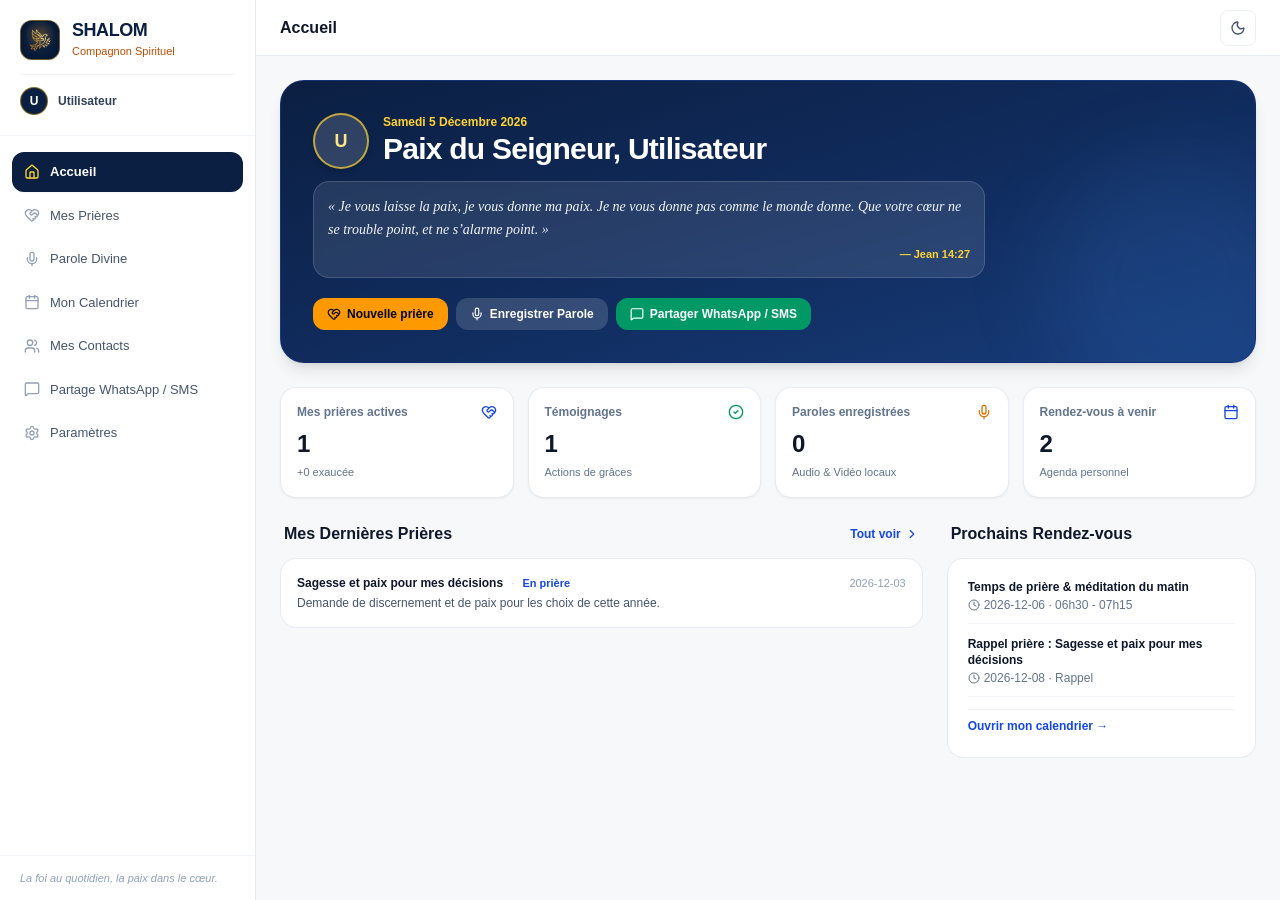
<file: docs/index.html>
<!doctype html>
<html lang="fr">
  <head>
    <meta charset="UTF-8" />
    <meta name="viewport" content="width=device-width, initial-scale=1.0, maximum-scale=1.0, user-scalable=no, viewport-fit=cover" />
    <title>SHALOM - Plateforme Chrétienne</title>
    <meta name="description" content="La foi au quotidien, la paix dans le cœur. Compagnon chrétien personnel hors-ligne pour vos prières, témoignages, paroles audio/vidéo et rappels." />
    <meta property="og:title" content="SHALOM - Compagnon Chrétien Personnel" />
    <meta property="og:description" content="La foi au quotidien, la paix dans le cœur. Compagnon chrétien personnel hors-ligne pour vos prières, témoignages, paroles audio/vidéo et rappels." />
    <meta property="og:type" content="website" />
    <meta property="og:image" content="./shalom_logo.jpg" />
    <meta name="twitter:card" content="summary_large_image" />
    <meta name="theme-color" content="#0f2b5c" />
    <meta name="mobile-web-app-capable" content="yes" />
    <meta name="apple-mobile-web-app-capable" content="yes" />
    <meta name="apple-mobile-web-app-status-bar-style" content="black-translucent" />
    <meta name="apple-mobile-web-app-title" content="SHALOM" />
    <link rel="icon" type="image/jpeg" href="./shalom_logo.jpg" />
    <link rel="apple-touch-icon" href="./icon.png" />
    <link rel="manifest" href="./manifest.json" />
    <link rel="preconnect" href="https://fonts.googleapis.com">
    <link rel="preconnect" href="https://fonts.gstatic.com" crossorigin>
    <link href="https://fonts.googleapis.com/css2?family=Outfit:wght@400;500;600;700;800&family=Plus+Jakarta+Sans:wght@300;400;500;600;700&display=swap" rel="stylesheet">
    <script type="module" crossorigin src="./assets/index-Bo_gCUee.js"></script>
    <link rel="stylesheet" crossorigin href="./assets/index-CAeoPRJL.css">
  </head>
  <body class="bg-slate-50 dark:bg-[#070e20] text-slate-900 dark:text-slate-100 min-h-screen antialiased">
    <div id="root"></div>
    <script>
      (function () {
        var isUnbuiltSource = !!document.querySelector('script[src="/src/main.tsx"]');
        if (isUnbuiltSource && location.hostname.indexOf('github.io') !== -1) {
          var baseDir = location.pathname.replace(/\/index\.html$/, '/');
          if (!baseDir.endsWith('/')) baseDir += '/';
          if (baseDir.indexOf('/docs/') === -1) {
            fetch(baseDir + 'docs/index.html', { method: 'HEAD' })
              .then(function (r) {
                if (r.ok) {
                  location.replace(baseDir + 'docs/');
                }
              })
              .catch(function () {});
          }
        }
        window.setTimeout(function () {
          if (window.__SHALOM_BOOTED__) return;
          var root = document.getElementById('root');
          if (!root || root.childElementCount > 0) return;
          root.innerHTML =
            '<div style="min-height:100vh;display:flex;align-items:center;justify-content:center;padding:24px;font-family:system-ui,sans-serif;background:#f8fafc;color:#0b1f42;text-align:center;">' +
            '<div style="max-width:360px;background:#fff;border:1px solid #e2e8f0;border-radius:20px;padding:24px;box-shadow:0 10px 25px rgba(11,31,66,0.08);">' +
            '<h1 style="margin:0 0 8px;font-size:20px;font-weight:800;">SHALOM</h1>' +
            '<p style="margin:0 0 16px;font-size:13px;line-height:1.5;color:#475569;">Le chargement prend plus de temps que prévu. Vérifiez votre connexion puis actualisez.</p>' +
            '<button id="shalom-recover-btn" type="button" style="background:#1d4ed8;color:#fff;border:0;border-radius:12px;padding:10px 18px;font-size:13px;font-weight:700;cursor:pointer;">Actualiser la page</button>' +
            '</div></div>';
          var btn = document.getElementById('shalom-recover-btn');
          if (btn) {
            btn.onclick = function () {
              location.reload();
            };
          }
        }, 15000);
      })();
    </script>
  </body>
</html>
</file>
